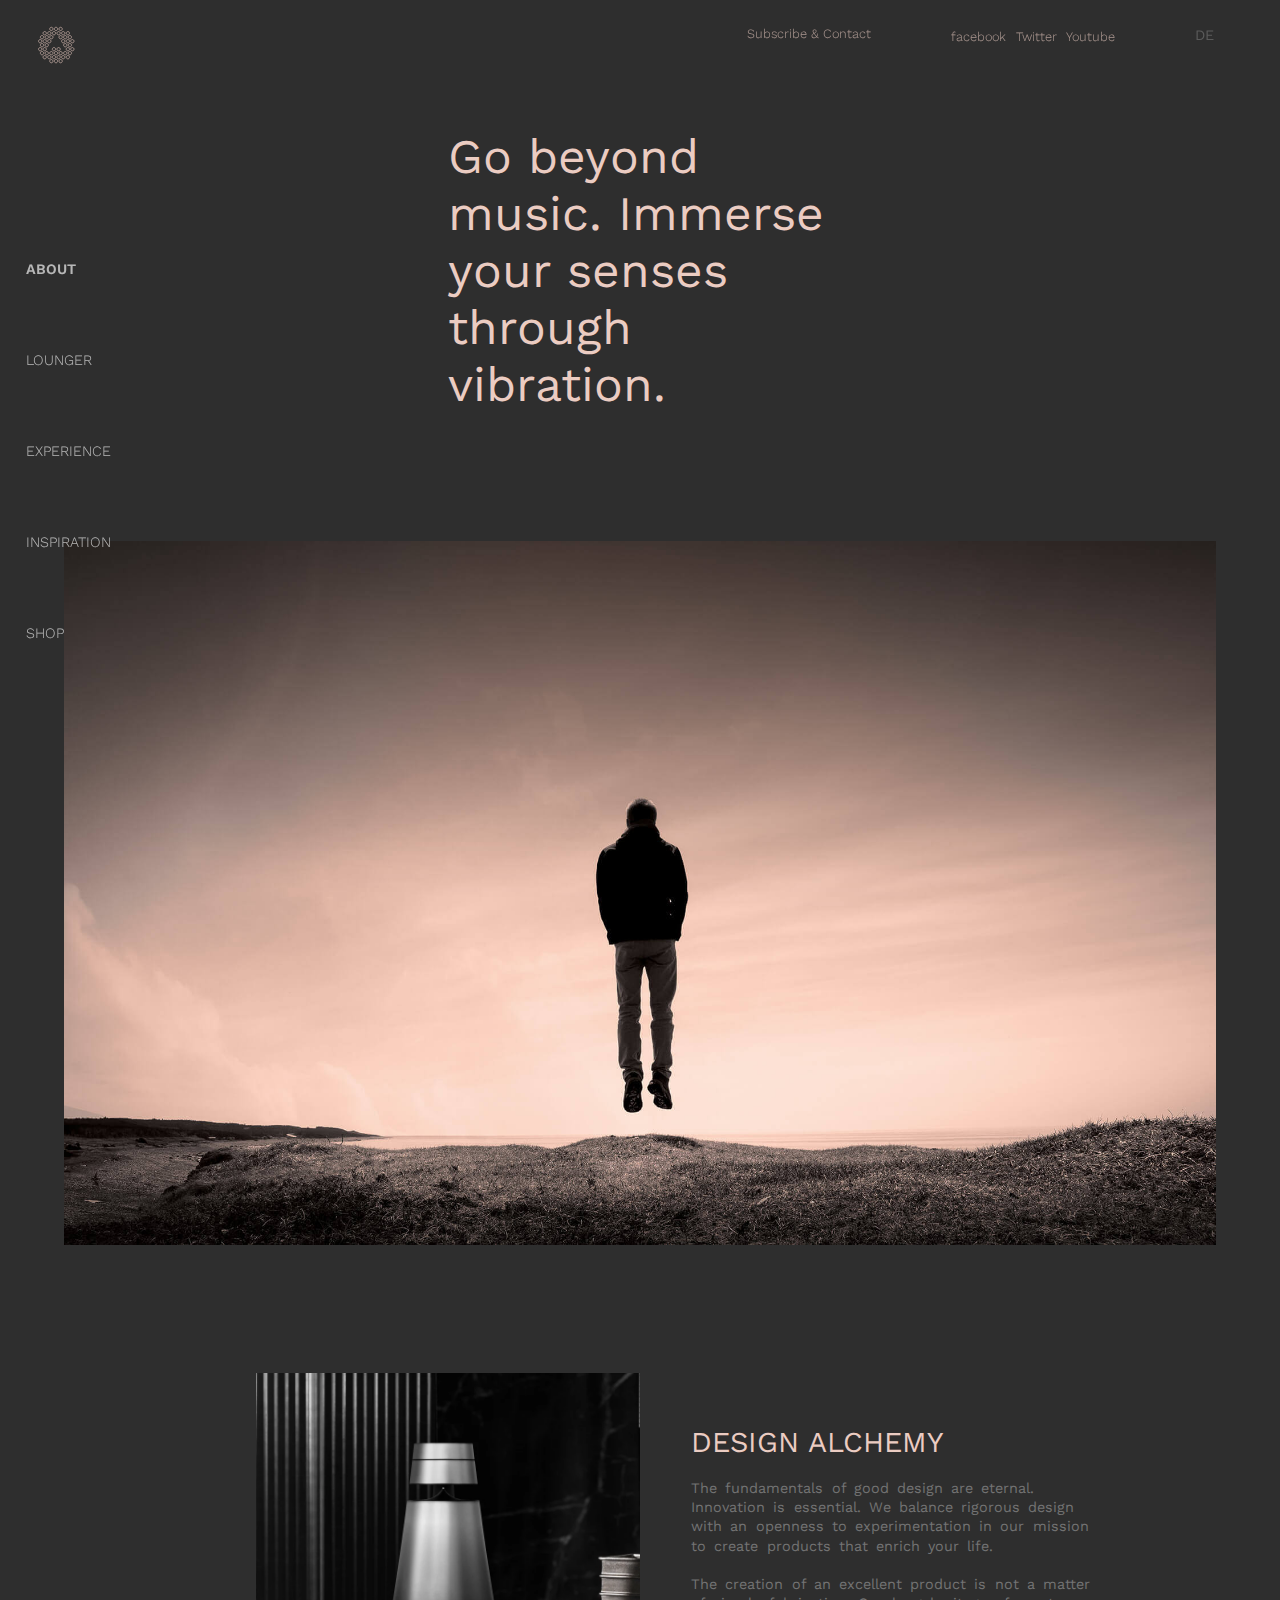
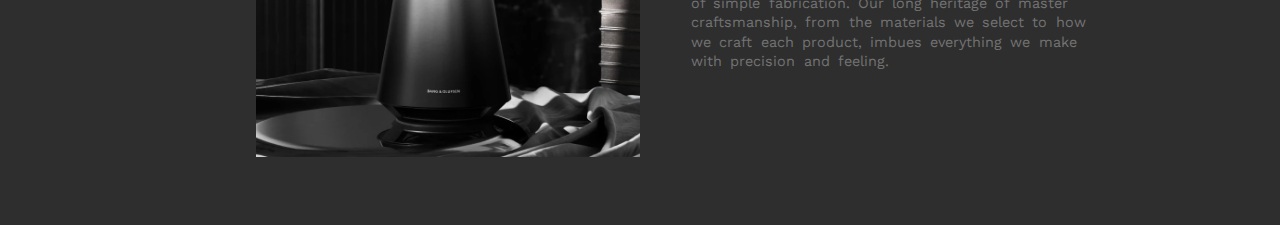
<file: index.html>
<!DOCTYPE html>
<html lang="de">

<head>
  <meta charset="UTF-8">
  <meta http-equiv="X-UA-Compatible" content="IE=edge">
  <meta name="viewport" content="width=device-width, initial-scale=1.0">
  <title>Headphone-Inspiration</title>
  <link rel="stylesheet" type="text/css" href="assets/css/style.css">

</head>

<body>
  <nav id="navTop">
    <img src="assets/img/logo.svg" alt="">
    <div>
      <a href="#">Subscribe & Contact</a>
      <ul>
        <li><a href="#">facebook</a></li>
        <li><a href="#">Twitter</a></li>
        <li><a href="#">Youtube</a></li>
      </ul>
      <p>DE</p>
    </div>
  </nav>
  <nav id="navLeft">
    <ul>
      <li id="targetPage"><div></div><a href="#">ABOUT</a></li>
      <li><div></div><a href="assets/html/lounger.html">LOUNGER</a></li>
      <li><div></div><a href="assets/html/experience.html">EXPERIENCE</a></li>
      <li><div></div><a href="assets/html/inspiration.html">INSPIRATION</a></li>
      <li><div></div><a href="assets/html/shop.html">SHOP</a></li>
    </ul>
  </nav>
  <main id="about">
    <h1>Go beyond music. Immerse your senses through vibration.</h1>
    <img src="assets/img/section-about-1.jpg" alt="">
    <section>
      <div><img src="assets/img/BS1_NYC_Home.webp" alt=""></div>
      <article>
        <h2>DESIGN ALCHEMY </h2>
        <p>The fundamentals of good design are eternal. Innovation is essential. We balance rigorous design with an
          openness to experimentation in our mission to create products that enrich your life.<br><br>The creation of an
          excellent product is not a matter of simple fabrication. Our long heritage of master craftsmanship, from the
          materials we select to how we craft each product, imbues everything we make with precision and feeling.</p>
      </article>
    </section>
  </main>
  <!-- <script src="assets/js/main.js"></script> -->
</body>

</html>
</file>
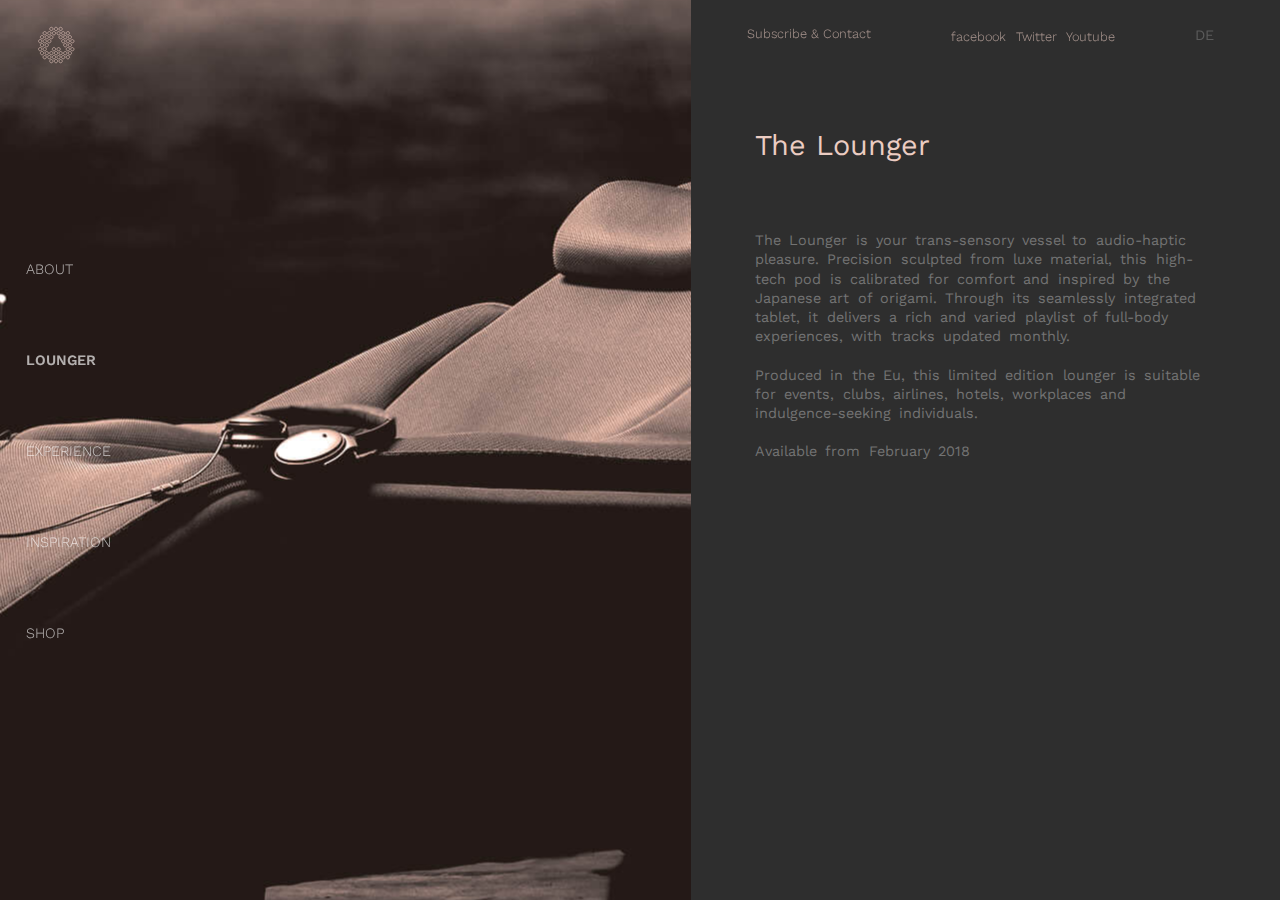
<file: assets/html/lounger.html>
<!DOCTYPE html>
<html lang="de">

<head>
    <meta charset="UTF-8">
    <meta http-equiv="X-UA-Compatible" content="IE=edge">
    <meta name="viewport" content="width=device-width, initial-scale=1.0">
    <title>Headphone Inspiration - Lounger</title>
    <link rel="stylesheet" type="text/css" href="../css/style.css">

</head>

<body>
    <nav id="navTop">
        <img src="../img/logo.svg" alt="">
        <div>
            <a href="#">Subscribe & Contact</a>
            <ul>
                <li><a href="#">facebook</a></li>
                <li><a href="#">Twitter</a></li>
                <li><a href="#">Youtube</a></li>
            </ul>
            <p>DE</p>
        </div>
    </nav>
    <nav id="navLeft">
        <ul>
            <li><div></div><a href="../../index.html">ABOUT</a></li>
            <li id="targetPage"><div></div><a href="#">LOUNGER</a></li>
            <li><div></div><a href="./experience.html">EXPERIENCE</a></li>
            <li><div></div><a href="./inspiration.html">INSPIRATION</a></li>
            <li><div></div><a href="./html/shop.html">SHOP</a></li>
        </ul>
    </nav>
    <main id="lounger">
        <section></section>
        <article>
            <h2>The Lounger </h2>
            <p>The Lounger is your trans-sensory vessel to audio-haptic pleasure. Precision sculpted from luxe material,
                this high-tech pod is calibrated for comfort and inspired by the Japanese art of origami. Through its
                seamlessly integrated tablet, it delivers a rich and varied playlist of full-body experiences, with
                tracks updated monthly.<br><br>Produced in the Eu, this limited edition lounger is suitable for events, clubs,
                airlines, hotels, workplaces and indulgence-seeking individuals.<br><br>Available from February 2018</p>
        </article>
    </main>
    <!-- <script src="assets/js/main.js"></script> -->
</body>

</html>
</file>
<file: assets/css/style.css>
/*
* Prefixed by https://autoprefixer.github.io
* PostCSS: v8.3.6,
* Autoprefixer: v10.3.1
* Browsers: last 4 version
*/

@import url('https://fonts.googleapis.com/css2?family=Work+Sans:ital,wght@0,100;0,200;0,300;0,400;0,500;0,600;0,700;0,800;0,900;1,100;1,200;1,300;1,400;1,500;1,600;1,700;1,800;1,900&display=swap');
* {
    margin: 0;
    padding: 0;
}

body {
    font-family: 'Work Sans', sans-serif;
    color: #ebccc2;
    background-color: #2e2e2e;
    overflow: auto;
}

nav ul {
    list-style: none;
}

h1 {
    width: 30%;
    margin-bottom: 10%;
    font-size: 3rem;
    font-weight: 400;
    margin-top: 10vw;
}

h2 {
    font-size: 1.8rem;
    font-weight: 400;
    margin-bottom: 5%;
}

h3{
    font-weight: 300;
    margin-bottom: 2%;
}

p {
    font-size: .9rem;
    font-weight: 400;
    word-spacing: .2rem;
    color: rgb(115, 115, 115);
    line-height: 1.2rem;
}

a{
    font-size: .8rem;
    font-weight: 300;
    text-decoration: none;
}

main {
    display: -webkit-box;
    display: -ms-flexbox;
    display: flex;
    width: 100%;
}

#navTop {
    position: fixed;
    top: 0;
    width: 95vw;
    display: -webkit-box;
    display: -ms-flexbox;
    display: flex;
    -webkit-box-pack: justify;
        -ms-flex-pack: justify;
            justify-content: space-between;
    padding: 2% 3%;
    z-index: 8;
    opacity: .66;
}

#navTop div {
    width: 45%;
    display: -webkit-box;
    display: -ms-flexbox;
    display: flex;
    -ms-flex-pack: distribute;
        justify-content: space-around;
}

#navTop div ul {
    width: 30%;
    display: -webkit-box;
    display: -ms-flexbox;
    display: flex;
    -webkit-box-pack: justify;
        -ms-flex-pack: justify;
            justify-content: space-between;
}
#navTop div a {
    color: rgb(234, 204, 194);
}
#navTop div a:hover{
    text-decoration: underline;
}


#navLeft {
    width: 15vw;
    position: fixed;
    top: 0;
    left: 0;
    height: 100vh;
    display: -webkit-box;
    display: -ms-flexbox;
    display: flex;
    -webkit-box-orient: vertical;
    -webkit-box-direction: normal;
        -ms-flex-direction: column;
            flex-direction: column;
    -webkit-box-pack: center;
        -ms-flex-pack: center;
            justify-content: center;
    z-index: 9;
    opacity: .66;
}

#navLeft ul li:not(#navLeft ul li:last-of-type){
    margin-bottom: 8vh;
    margin-left: 2vw;
}
#navLeft ul li:last-of-type{
    margin-left: 2vw;
}
#navLeft a{
    color: #fff;
    font-size: .9rem;
}
#navLeft a:hover{
    font-weight: 600;
}

#navLeft #targetPage a{
    font-weight: 600;
    opacity: 1;
}

#about {
    -webkit-box-orient: vertical;
    -webkit-box-direction: normal;
        -ms-flex-direction: column;
            flex-direction: column;
    -webkit-box-align: center;
        -ms-flex-align: center;
            align-items: center;
}

#about>img {
    width: 90vw;
}

#about section {
    display: -webkit-box;
    display: -ms-flexbox;
    display: flex;
    -webkit-box-pack: center;
        -ms-flex-pack: center;
            justify-content: center;
    /* margin: 5%; */
}

#about section div img {
    width: 30vw;
    margin: 10vw 0 5vw 10vw;
}

#about section article {
    margin-top: 10vw;
    width: 40vw;
    padding: 5%;
}

#lounger section {
    background: url("../img/section-voyager.jpg") center no-repeat;
    width: 60vw;
    height: 100vh;
}

#experience section {
    background: url("../img/section-experience-1.jpg") center no-repeat;
    width: 60vw;
    height: 100vh;
}

#lounger article, #experience article {
    width: 40vw;
    padding: 10% 5%;
}

#lounger article h2, #experience article h2 {
    padding-bottom: 10%;
}

#inspiration{
    width: unset;
    -webkit-box-orient: vertical;
    -webkit-box-direction: normal;
        -ms-flex-direction: column;
            flex-direction: column;
    -webkit-box-align: center;
        -ms-flex-align: center;
            align-items: center;
    margin: 10% 15%;
}
#player{
    width: 95%;
}
#inspiration>article{
    -ms-flex-item-align: start;
        align-self: flex-start;
    width: 50%;
    margin: 10% 0;
}
#inspiration article div{
    display: -webkit-box;
    display: -ms-flexbox;
    display: flex;
    -ms-flex-line-pack: center;
        align-content: center;
}
#inspiration article div p{
    color: #fff;
    border: 1px solid #fff;
    padding: 1% 2.5%;
    margin-right: 2%;
}
#inspiration article>p{
    margin-top: 2%;
}
#bottom-Content{
    margin-bottom: 5vw;
}
#bottom-Content div{
    display: -webkit-box;
    display: -ms-flexbox;
    display: flex;
    width: 100%;
}
#bottom-Content div article {
    width: 30vw;
    padding: 5vw 2.5vw;
}
#alchemy, #architecture{
    width: 35vw;
    height: 60vh;
}
#alchemy{
    background: url("../img/ETC_6.webp") center/cover no-repeat;
}
#architecture{
    background: url("../img/ETC_5.webp") center/cover no-repeat;
}
#shop section{
    height: 100vh;
    width: 55vw;
    background: url("../img/section-composition4.jpg") center/cover no-repeat;    
}
#shop article{
    width: 45vw;
    display: -webkit-box;
    display: -ms-flexbox;
    display: flex;
    -webkit-box-orient: vertical;
    -webkit-box-direction: normal;
        -ms-flex-direction: column;
            flex-direction: column;
    -webkit-box-align:  center;
        -ms-flex-align:  center;
            align-items:  center;
}
#shop article img{
    width: 60%;
    margin-top: 10%;
}
#shop article a{
    margin-top: 1%;
    padding: 1% 3%;
    color: #2e2e2e;
    background-color: rgb(234, 204, 194);
    text-decoration: none;
    border: none;
}




/*
Mute button, maybe later
.vid-background {
    height: 100vh;
    position: relative;
    margin: 0 !important;
    top: 0;
    width: 70%;
    display: flex;
    flex-direction: column;
    justify-content: center;
    align-items: center;
    overflow: hidden;
}

video {
    margin: auto;
    position: absolute;
    top: 0%;
    left: 0%;
    transform: translate(0%, 0%);
    width: 100%;
}

#mute {
    cursor: pointer;
    height: 50px;
    width: 50px;
    position: absolute;
    top: 50px;
    right: 50px;
    border: 1px solid #000;
    background-size: cover;
}
*/
</file>
